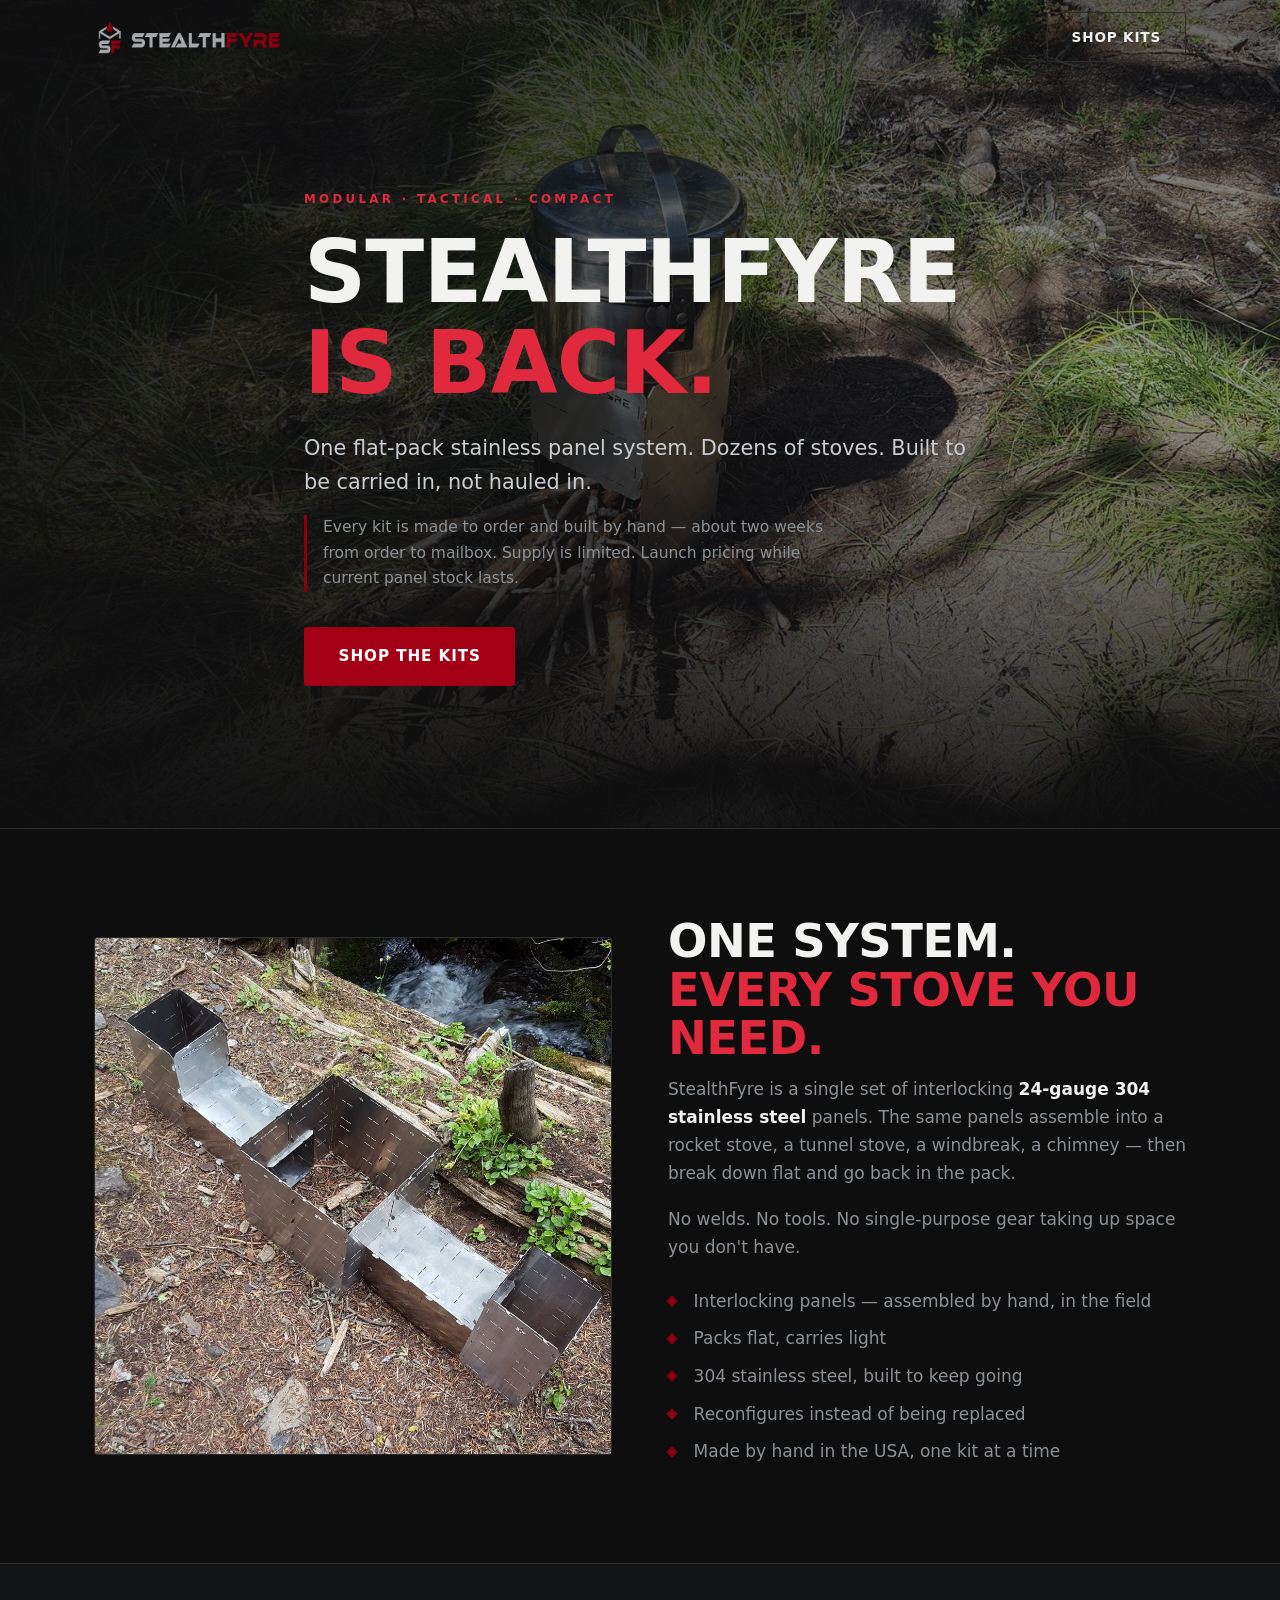
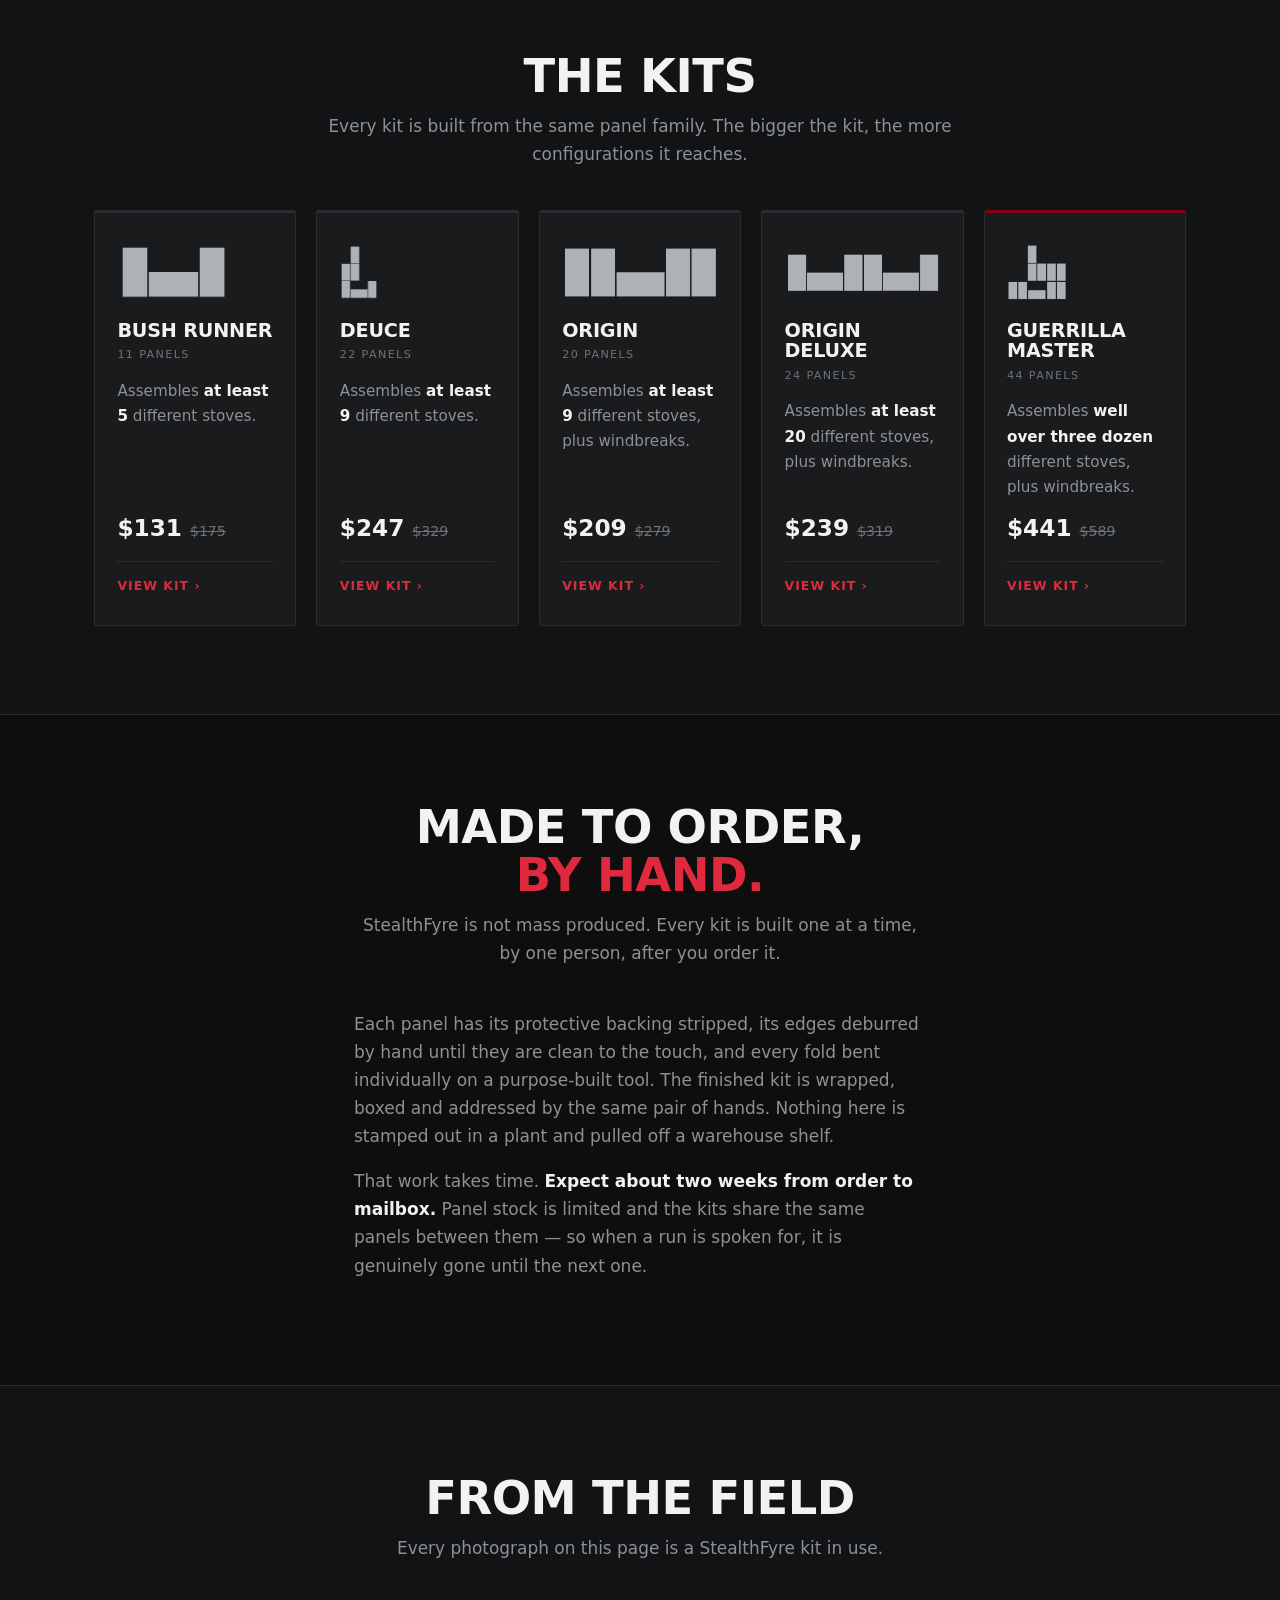
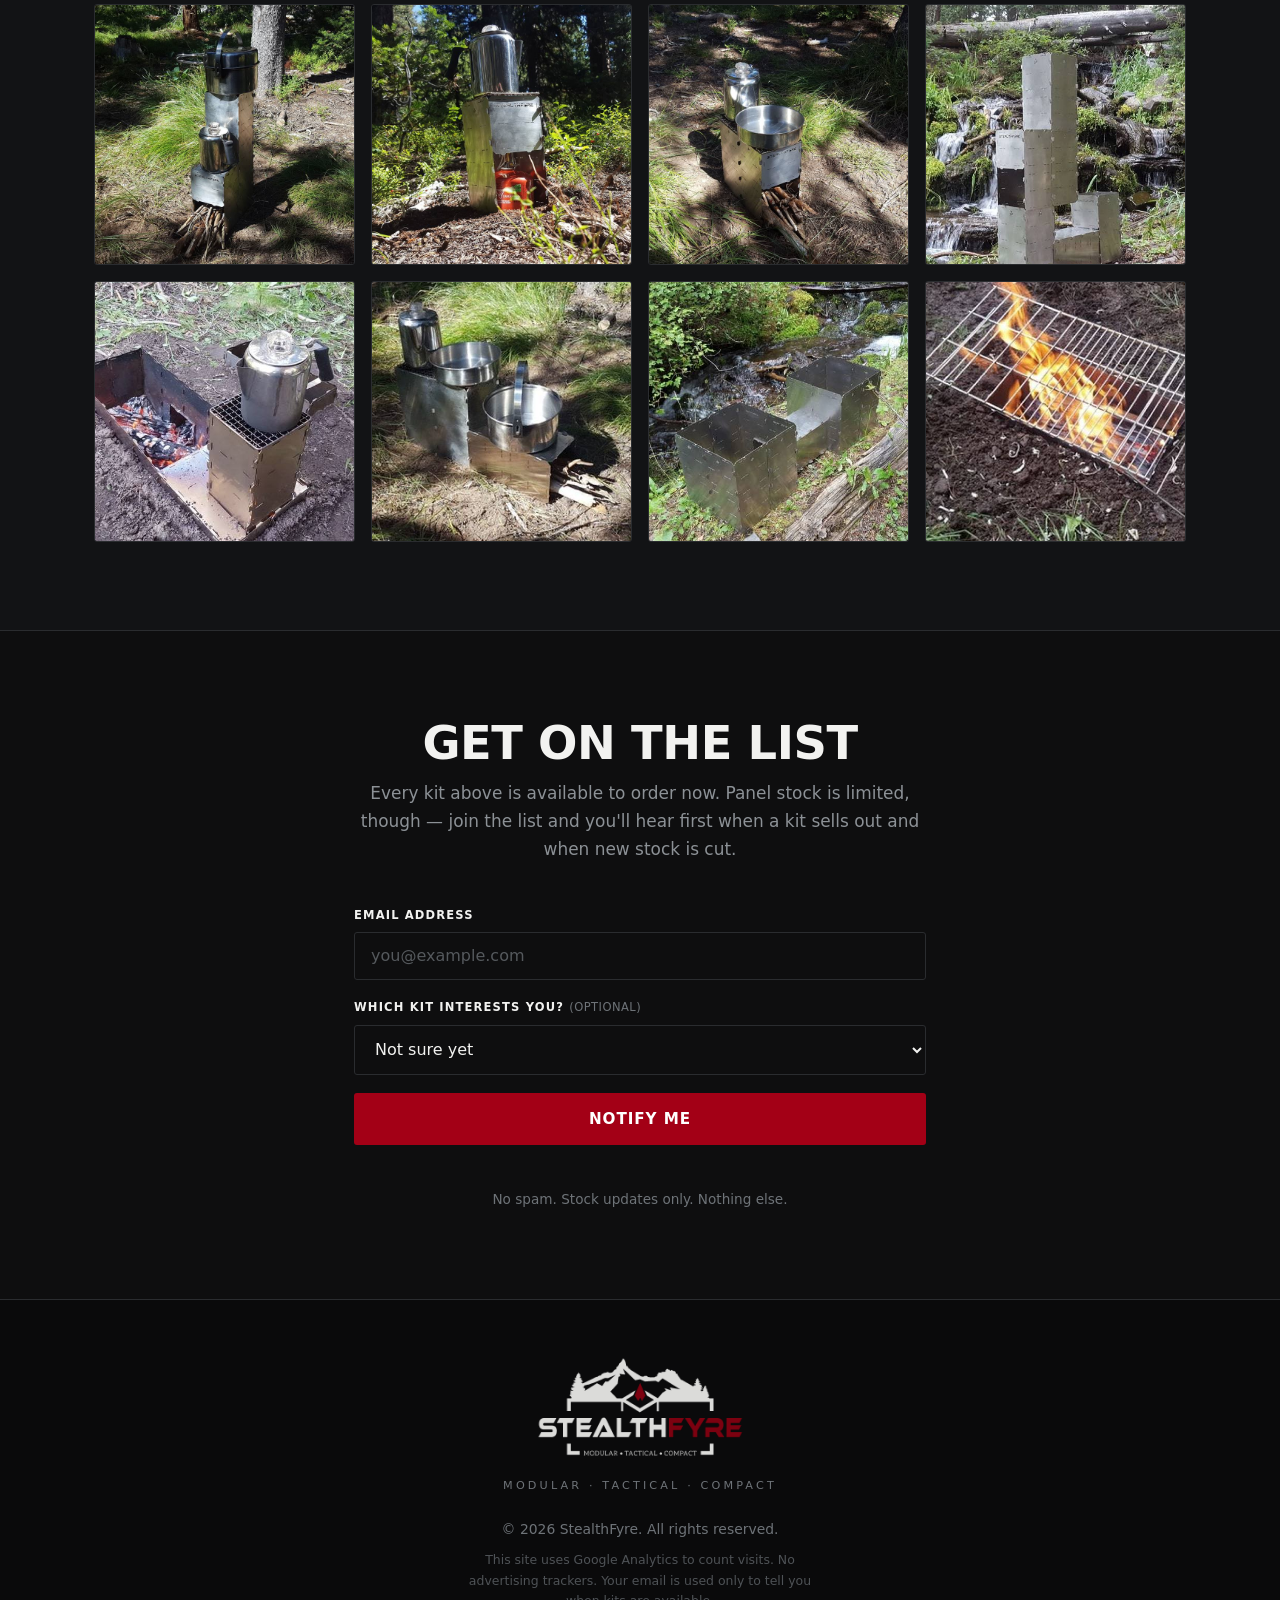
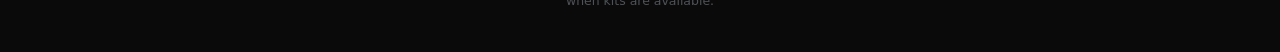
<file: index.html>
<!DOCTYPE html>
<html lang="en">
<head>
<meta charset="utf-8">
<meta name="viewport" content="width=device-width, initial-scale=1">
<title>StealthFyre — Modular Stainless Camp Stove Kits</title>
<meta name="description" content="One flat-pack stainless steel panel system that assembles into dozens of different stoves and windbreaks. Made to order by hand in the USA. StealthFyre is back — join the list.">
<link rel="icon" href="img/favicon.png" type="image/png">
<link rel="stylesheet" href="style.css">

<meta property="og:title" content="StealthFyre — Modular Stainless Camp Stove Kits">
<meta property="og:description" content="One flat-pack 304 stainless panel system. Dozens of stoves. StealthFyre is back.">
<meta property="og:image" content="https://stealthfyre.com/img/og.jpg">
<meta property="og:image:width" content="1200">
<meta property="og:image:height" content="630">
<meta property="og:image:alt" content="StealthFyre — Modular, Tactical, Compact. StealthFyre is back.">
<meta property="og:url" content="https://stealthfyre.com/">
<meta property="og:type" content="website">
<meta property="og:site_name" content="StealthFyre">
<meta name="twitter:card" content="summary_large_image">
<meta name="twitter:title" content="StealthFyre — Modular Stainless Camp Stove Kits">
<meta name="twitter:description" content="One flat-pack 304 stainless panel system. Dozens of stoves. StealthFyre is back.">
<meta name="twitter:image" content="https://stealthfyre.com/img/og.jpg">

<!-- ============================================================
     GA4 — StealthFyre property (a13144342 / p547439511),
     web stream "StealthFyre landing" -> https://stealthfyre.com
     ============================================================ -->
<script>
  window.SF_GA_ID = 'G-MMNR8VCMZ4';
</script>
<script async src="https://www.googletagmanager.com/gtag/js?id=G-MMNR8VCMZ4"></script>
<script>
  window.dataLayer = window.dataLayer || [];
  function gtag(){dataLayer.push(arguments);}
  if (!/^G-X+$/.test(window.SF_GA_ID)) {
    gtag('js', new Date());
    gtag('config', window.SF_GA_ID);
    // Roll-up property — same id on every site, so a cross-domain visit stays one session.
    gtag('config', 'G-F7WLK0CG8X');
  }
</script>
</head>
<body>

<a class="skip" href="#main">Skip to content</a>

<header class="nav" id="nav">
  <div class="wrap nav__inner">
    <a class="nav__logo" href="#top" aria-label="StealthFyre home">
      <img src="img/logo-nav.png" alt="StealthFyre" width="250" height="44">
    </a>
    <a class="btn btn--ghost nav__cta" href="#kits">Shop kits</a>
  </div>
</header>

<main id="main">

<!-- ================= HERO ================= -->
<section class="hero" id="top">
  <div class="hero__media" role="img" aria-label="A StealthFyre stainless panel stove burning wood in a sunlit forest clearing, a camp pot resting on top"></div>
  <div class="hero__scrim"></div>
  <div class="wrap hero__inner">
    <p class="eyebrow">Modular &middot; Tactical &middot; Compact</p>
    <h1 class="hero__title">StealthFyre<br><span class="accent">is back.</span></h1>
    <p class="hero__sub">
      One flat-pack stainless panel system. Dozens of stoves.
      Built to be carried in, not hauled in.
    </p>
    <p class="hero__note">
      Every kit is made to order and built by hand — about two weeks from order to mailbox.
      Supply is limited. Launch pricing while current panel stock lasts.
    </p>
    <a class="btn btn--primary btn--lg" href="#kits" data-track="hero_cta">Shop the kits</a>
  </div>
</section>

<!-- ================= THE SYSTEM ================= -->
<section class="section" id="system">
  <div class="wrap split">
    <div class="split__media">
      <img src="img/system.jpg" alt="Several StealthFyre units assembled side by side from the same interlocking panels, set up on a creek bank" width="1000" height="1000" loading="lazy">
    </div>
    <div class="split__body">
      <h2 class="h2">One system.<br><span class="accent">Every stove you need.</span></h2>
      <p>
        StealthFyre is a single set of interlocking <strong>24-gauge 304 stainless steel</strong>
        panels. The same panels assemble into a rocket stove, a tunnel stove, a windbreak,
        a chimney — then break down flat and go back in the pack.
      </p>
      <p>
        No welds. No tools. No single-purpose gear taking up space you don't have.
      </p>
      <ul class="ticks">
        <li>Interlocking panels — assembled by hand, in the field</li>
        <li>Packs flat, carries light</li>
        <li>304 stainless steel, built to keep going</li>
        <li>Reconfigures instead of being replaced</li>
        <li>Made by hand in the USA, one kit at a time</li>
      </ul>
    </div>
  </div>
</section>

<!-- ================= THE KITS ================= -->
<section class="section section--alt" id="kits">
  <div class="wrap">
    <h2 class="h2 center">The kits</h2>
    <p class="lede center">
      Every kit is built from the same panel family. The bigger the kit, the more
      configurations it reaches.
    </p>

    <div class="kits">

      <article class="kit">
        <div class="kit__icon"><img src="img/kit-bush-runner-light.png" alt="" width="239" height="119" loading="lazy"></div>
        <h3 class="kit__name">Bush Runner</h3>
        <p class="kit__panels">11 panels</p>
        <p class="kit__cap">Assembles <strong>at least 5</strong> different stoves.</p>
        <p class="kit__price"><span class="kit__now">$131</span> <span class="kit__was">$175</span></p>
        <a class="kit__cta" href="/kits/bush-runner.html" data-track="kit_bush_runner">View kit &rsaquo;</a>
      </article>

      <article class="kit">
        <div class="kit__icon"><img src="img/kit-deuce-light.png" alt="" width="169" height="248" loading="lazy"></div>
        <h3 class="kit__name">Deuce</h3>
        <p class="kit__panels">22 panels</p>
        <p class="kit__cap">Assembles <strong>at least 9</strong> different stoves.</p>
        <p class="kit__price"><span class="kit__now">$247</span> <span class="kit__was">$329</span></p>
        <a class="kit__cta" href="/kits/deuce.html" data-track="kit_deuce">View kit &rsaquo;</a>
      </article>

      <article class="kit">
        <div class="kit__icon"><img src="img/kit-origin-light.png" alt="" width="270" height="92" loading="lazy"></div>
        <h3 class="kit__name">Origin</h3>
        <p class="kit__panels">20 panels</p>
        <p class="kit__cap">Assembles <strong>at least 9</strong> different stoves, plus windbreaks.</p>
        <p class="kit__price"><span class="kit__now">$209</span> <span class="kit__was">$279</span></p>
        <a class="kit__cta" href="/kits/origin.html" data-track="kit_origin">View kit &rsaquo;</a>
      </article>

      <article class="kit">
        <div class="kit__icon"><img src="img/kit-origin-deluxe-light.png" alt="" width="275" height="76" loading="lazy"></div>
        <h3 class="kit__name">Origin Deluxe</h3>
        <p class="kit__panels">24 panels</p>
        <p class="kit__cap">Assembles <strong>at least 20</strong> different stoves, plus windbreaks.</p>
        <p class="kit__price"><span class="kit__now">$239</span> <span class="kit__was">$319</span></p>
        <a class="kit__cta" href="/kits/origin-deluxe.html" data-track="kit_origin_deluxe">View kit &rsaquo;</a>
      </article>

      <article class="kit kit--flag">
        <div class="kit__icon"><img src="img/kit-guerrilla-master-light.png" alt="" width="189" height="177" loading="lazy"></div>
        <h3 class="kit__name">Guerrilla Master</h3>
        <p class="kit__panels">44 panels</p>
        <p class="kit__cap">Assembles <strong>well over three dozen</strong> different stoves, plus windbreaks.</p>
        <p class="kit__price"><span class="kit__now">$441</span> <span class="kit__was">$589</span></p>
        <a class="kit__cta" href="/kits/guerrilla-master.html" data-track="kit_guerrilla_master">View kit &rsaquo;</a>
      </article>

    </div>

  </div>
</section>

<!-- ================= MADE BY HAND ================= -->
<section class="section" id="made">
  <div class="wrap narrow">
    <h2 class="h2 center">Made to order,<br><span class="accent">by hand.</span></h2>
    <p class="lede center">
      StealthFyre is not mass produced. Every kit is built one at a time, by one person,
      after you order it.
    </p>
    <p>
      Each panel has its protective backing stripped, its edges deburred by hand until
      they are clean to the touch, and every fold bent individually on a purpose-built
      tool. The finished kit is wrapped, boxed and addressed by the same pair of hands.
      Nothing here is stamped out in a plant and pulled off a warehouse shelf.
    </p>
    <p>
      That work takes time. <strong>Expect about two weeks from order to mailbox.</strong>
      Panel stock is limited and the kits share the same panels between them — so when a
      run is spoken for, it is genuinely gone until the next one.
    </p>
  </div>
</section>

<!-- ================= FIELD ================= -->
<section class="section section--alt" id="field">
  <div class="wrap">
    <h2 class="h2 center">From the field</h2>
    <p class="lede center">Every photograph on this page is a StealthFyre kit in use.</p>
    <div class="grid">
      <figure class="grid__item"><img src="img/field-1.jpg" alt="A tall StealthFyre rocket stove tower with a pot on top and a percolator on a side shelf, in open pine forest" width="700" height="700" loading="lazy"></figure>
      <figure class="grid__item"><img src="img/field-2.jpg" alt="A percolator heating on a StealthFyre panel stove, brand name visible stamped on the stainless face" width="700" height="700" loading="lazy"></figure>
      <figure class="grid__item"><img src="img/field-3.jpg" alt="A frying pan and percolator side by side on the grill top of a StealthFyre stove burning wood" width="700" height="700" loading="lazy"></figure>
      <figure class="grid__item"><img src="img/field-4.jpg" alt="A StealthFyre tower configuration standing beside a mossy waterfall" width="500" height="547" loading="lazy"></figure>
      <figure class="grid__item"><img src="img/field-5.jpg" alt="A StealthFyre stove set into a dug fire pit with a percolator heating on the panel top" width="434" height="464" loading="lazy"></figure>
      <figure class="grid__item"><img src="img/field-6.jpg" alt="Two pots and a percolator heating together on a StealthFyre stove in tall grass" width="500" height="545" loading="lazy"></figure>
      <figure class="grid__item"><img src="img/field-7.jpg" alt="Bare StealthFyre stainless panels assembled into two open box units beside a creek" width="452" height="450" loading="lazy"></figure>
      <figure class="grid__item"><img src="img/field-8.jpg" alt="A StealthFyre stove assembled and burning in a forest camp" width="500" height="636" loading="lazy"></figure>
    </div>
  </div>
</section>

<!-- ================= WAITLIST ================= -->
<section class="section" id="waitlist">
  <div class="wrap narrow">
    <h2 class="h2 center">Get on the list</h2>
    <p class="lede center">
      Every kit above is available to order now. Panel stock is limited, though — join
      the list and you'll hear first when a kit sells out and when new stock is cut.
    </p>

    <form class="form" id="waitlist-form" novalidate>
      <div class="field">
        <label for="email">Email address</label>
        <input type="email" id="email" name="email_address" required autocomplete="email" placeholder="you@example.com">
      </div>

      <div class="field">
        <label for="kit">Which kit interests you? <span class="opt">(optional)</span></label>
        <select id="kit" name="fields[kit_interest]">
          <option value="">Not sure yet</option>
          <option value="Bush Runner">Bush Runner</option>
          <option value="Deuce">Deuce</option>
          <option value="Origin">Origin</option>
          <option value="Origin Deluxe">Origin Deluxe</option>
          <option value="Guerrilla Master">Guerrilla Master</option>
        </select>
      </div>

      <button class="btn btn--primary btn--lg btn--block" type="submit" id="submit-btn">Notify me</button>

      <p class="form__msg" id="form-msg" role="status" aria-live="polite"></p>
      <p class="form__fine">No spam. Stock updates only. Nothing else.</p>
    </form>
  </div>
</section>

</main>

<footer class="footer">
  <div class="wrap footer__inner">
    <img class="footer__logo" src="img/logo-footer-light.png" alt="StealthFyre — Modular, Tactical, Compact" width="480" height="236" loading="lazy">
    <p class="footer__line">Modular &middot; Tactical &middot; Compact</p>
    <p class="footer__meta">
      &copy; <span id="year">2026</span> StealthFyre. All rights reserved.
    </p>
    <p class="footer__privacy">
      This site uses Google Analytics to count visits. No advertising trackers.
      Your email is used only to tell you when kits are available.
    </p>
  </div>
</footer>

<script>
(function () {
  'use strict';

  /* ============================================================
     KIT (ConvertKit) form for StealthFyre.
     Form 9737030, separate from the Madame Whisper form (9730404)
     so the lists stay clean. Its custom field posts as
     `fields[kit_interest]`, which is what the select below sends.
     ============================================================ */
  var KIT_FORM_ID = '9737030';

  var form   = document.getElementById('waitlist-form');
  var msg    = document.getElementById('form-msg');
  var btn    = document.getElementById('submit-btn');
  var emailI = document.getElementById('email');
  var kitI   = document.getElementById('kit');

  document.getElementById('year').textContent = new Date().getFullYear();

  function track(name, params) {
    if (typeof gtag === 'function' && !/^G-X+$/.test(window.SF_GA_ID)) {
      gtag('event', name, params || {});
    }
  }

  function say(text, kind) {
    msg.textContent = text;
    msg.className = 'form__msg is-' + kind;
  }

  /* --- nav shadow on scroll --- */
  var nav = document.getElementById('nav');
  var onScroll = function () {
    nav.classList.toggle('is-stuck', window.scrollY > 40);
  };
  window.addEventListener('scroll', onScroll, { passive: true });
  onScroll();

  /* --- CTA click tracking --- */
  document.querySelectorAll('[data-track]').forEach(function (el) {
    el.addEventListener('click', function () {
      track('cta_click', { cta: el.getAttribute('data-track') });
    });
  });

  /* --- scroll depth --- */
  var marks = [25, 50, 75, 100], seen = {};
  window.addEventListener('scroll', function () {
    var h = document.body.scrollHeight - window.innerHeight;
    if (h <= 0) return;
    var pct = (window.scrollY / h) * 100;
    marks.forEach(function (m) {
      if (pct >= m && !seen[m]) { seen[m] = 1; track('scroll_depth', { percent: m }); }
    });
  }, { passive: true });

  /* --- submit --- */
  form.addEventListener('submit', function (e) {
    e.preventDefault();

    var email = emailI.value.trim();
    if (!email || email.indexOf('@') < 1 || email.indexOf('.') < 0) {
      say('Please enter a valid email address.', 'error');
      emailI.focus();
      return;
    }

    if (KIT_FORM_ID === 'REPLACE_ME') {
      say('The list isn’t open just yet — check back shortly.', 'error');
      return;
    }

    btn.disabled = true;
    btn.textContent = 'Sending…';
    say('', 'idle');

    var data = new FormData();
    data.append('email_address', email);
    if (kitI.value) data.append('fields[kit_interest]', kitI.value);

    fetch('https://app.kit.com/forms/' + KIT_FORM_ID + '/subscriptions', {
      method: 'POST',
      body: data,
      headers: { 'Accept': 'application/json' }
    })
    .then(function (r) { return r.json(); })
    .then(function (out) {
      if (out && (out.status === 'success' || out.subscription)) {
        form.reset();
        say('You’re on the list. Check your inbox to confirm.', 'ok');
        track('waitlist_submit', { kit: kitI.value || 'not_sure' });
      } else {
        say('Something went wrong. Please try again.', 'error');
      }
    })
    .catch(function () {
      say('Couldn’t reach the server. Please try again.', 'error');
    })
    .finally(function () {
      btn.disabled = false;
      btn.textContent = 'Notify me';
    });
  });
})();
</script>

</body>
</html>
</file>
<file: style.css>
/* ==========================================================================
   StealthFyre — landing page
   Brand tokens sampled from the original logo artwork. Dark-native by design;
   there is no light theme because the brand is a black brand.
   ========================================================================== */

:root {
  /* Canonical brand ------------------------------------------------------ */
  --sf-red:       #890011;   /* sampled from StealthFyre---Logo-icon2.png */
  --sf-black:     #0E0E0F;
  --sf-panel:     #1A1B1D;
  --sf-steel:     #8C9196;
  --sf-white:     #F2F2F0;

  /* Interface variants --------------------------------------------------- */
  /* #890011 is unreadable as TEXT on near-black, so accent text and hover
     states use brightened members of the same red family. Fills and rules
     still use the canonical brand red. */
  --sf-red-text:  #E0293D;
  --sf-red-fill:  #A30016;
  --sf-red-hi:    #C4001E;

  --sf-line:      #2A2C2F;
  --sf-dim:       #6E7378;

  --font-head: system-ui, -apple-system, "Segoe UI", Roboto, "Helvetica Neue", Arial, sans-serif;
  --font-body: system-ui, -apple-system, "Segoe UI", Roboto, "Helvetica Neue", Arial, sans-serif;

  --wrap: 1140px;
  --radius: 3px;   /* nearly square — the product is folded sheet metal */
}

/* --- reset ---------------------------------------------------------------- */
*, *::before, *::after { box-sizing: border-box; }
html { -webkit-text-size-adjust: 100%; scroll-behavior: smooth; }
body {
  margin: 0;
  background: var(--sf-black);
  color: var(--sf-steel);
  font-family: var(--font-body);
  font-size: 17px;
  line-height: 1.65;
  overflow-x: hidden;
}
img { max-width: 100%; height: auto; display: block; }

@media (prefers-reduced-motion: reduce) {
  html { scroll-behavior: auto; }
  *, *::before, *::after { animation: none !important; transition: none !important; }
}

.skip {
  position: absolute; left: -9999px; top: 0; z-index: 200;
  background: var(--sf-red-fill); color: #fff; padding: .75rem 1.25rem;
}
.skip:focus { left: 0; }

.wrap { width: 100%; max-width: var(--wrap); margin: 0 auto; padding: 0 24px; }
.wrap.narrow { max-width: 620px; }
.center { text-align: center; }

/* --- type ----------------------------------------------------------------- */
.h2, .hero__title, .kit__name {
  font-family: var(--font-head);
  font-weight: 800;
  text-transform: uppercase;
  letter-spacing: -0.01em;
  color: var(--sf-white);
  line-height: 1.05;
  margin: 0;
}
.h2 { font-size: clamp(1.9rem, 4.2vw, 2.9rem); margin-bottom: .75rem; }
.accent { color: var(--sf-red-text); }

.eyebrow {
  font-family: var(--font-head);
  text-transform: uppercase;
  letter-spacing: .28em;
  font-size: .74rem;
  font-weight: 700;
  color: var(--sf-red-text);
  margin: 0 0 1.1rem;
}
.lede { font-size: 1.06rem; max-width: 60ch; margin: 0 auto 2.6rem; }
p { margin: 0 0 1.1rem; }
strong { color: var(--sf-white); font-weight: 700; }

/* --- buttons -------------------------------------------------------------- */
.btn {
  display: inline-block;
  font-family: var(--font-head);
  font-weight: 700;
  text-transform: uppercase;
  letter-spacing: .06em;
  font-size: .85rem;
  text-decoration: none;
  padding: .8rem 1.5rem;
  border-radius: var(--radius);
  border: 1px solid transparent;
  cursor: pointer;
  transition: background-color .15s ease, border-color .15s ease, color .15s ease;
}
.btn--primary { background: var(--sf-red-fill); color: #fff; }
.btn--primary:hover { background: var(--sf-red-hi); }
.btn--ghost {
  background: transparent; color: var(--sf-white); border-color: var(--sf-line);
}
.btn--ghost:hover { border-color: var(--sf-red-text); color: var(--sf-red-text); }
.btn--lg { padding: 1rem 2.1rem; font-size: .95rem; }
.btn--block { display: block; width: 100%; }
.btn:disabled { opacity: .55; cursor: default; }

:where(a, button, input, select, [tabindex]):focus-visible {
  outline: 2px solid var(--sf-red-text);
  outline-offset: 3px;
}

/* --- nav ------------------------------------------------------------------ */
.nav {
  position: fixed; inset: 0 0 auto 0; z-index: 100;
  background: transparent;
  border-bottom: 1px solid transparent;
  transition: background-color .2s ease, border-color .2s ease;
}
.nav.is-stuck {
  background: rgba(14,14,15,.94);
  border-bottom-color: var(--sf-line);
  backdrop-filter: blur(8px);
}
.nav__inner {
  display: flex; align-items: center; justify-content: space-between;
  min-height: 74px; gap: 1rem;
}
.nav__logo img { width: 190px; height: auto; }

/* --- hero ----------------------------------------------------------------- */
.hero { position: relative; display: flex; align-items: center; min-height: 92vh; padding: 8rem 0 5rem; }
.hero__media {
  position: absolute; inset: 0;
  background: url("img/hero.jpg") center 40% / cover no-repeat;
}
/* Weighted to the LEFT, where the text sits — so the stove on the right stays
   visible. An even scrim buried the product, which is the one thing the hero
   photo is there to show. */
.hero__scrim {
  position: absolute; inset: 0;
  background:
    linear-gradient(180deg, rgba(14,14,15,.60) 0%, rgba(14,14,15,.30) 45%, rgba(14,14,15,.93) 100%),
    linear-gradient(90deg, rgba(14,14,15,.88) 0%, rgba(14,14,15,.55) 42%, rgba(14,14,15,.12) 78%);
}
.hero__inner { position: relative; max-width: 720px; }
.hero__title { font-size: clamp(2.9rem, 8.5vw, 5.4rem); margin-bottom: 1.4rem; }
.hero__sub {
  font-size: clamp(1.05rem, 2.2vw, 1.3rem);
  color: #C9CDD1; max-width: 34em; margin-bottom: 1rem;
}
.hero__note {
  font-size: .97rem; color: var(--sf-steel);
  border-left: 3px solid var(--sf-red); padding-left: 1rem;
  max-width: 34em; margin-bottom: 2.2rem;
}

/* --- sections ------------------------------------------------------------- */
.section { padding: 5.5rem 0; border-top: 1px solid var(--sf-line); }
.section--alt { background: #121315; }

/* The nav is fixed, so an anchor jump would otherwise land the section heading
   underneath it. Offset every jump target by the nav's height. */
[id] { scroll-margin-top: 90px; }

/* --- split ---------------------------------------------------------------- */
.split { display: grid; grid-template-columns: 1fr 1fr; gap: 3.5rem; align-items: center; }
.split__media img { border: 1px solid var(--sf-line); border-radius: var(--radius); }

.ticks { list-style: none; padding: 0; margin: 1.6rem 0 0; }
.ticks li { position: relative; padding-left: 1.6rem; margin-bottom: .6rem; }
.ticks li::before {
  content: ""; position: absolute; left: 0; top: .62em;
  width: 8px; height: 8px; background: var(--sf-red); transform: rotate(45deg);
}

/* --- kits ----------------------------------------------------------------- */
/* Explicit column counts rather than auto-fit. With five kits, auto-fit landed on
   four columns and orphaned Guerrilla Master alone on a second row — the flagship
   kit stranded beside three empty slots. Five, three, two, one never orphans. */
.kits {
  display: grid; gap: 1.25rem;
  grid-template-columns: repeat(5, 1fr);
}
.kit {
  background: var(--sf-panel);
  border: 1px solid var(--sf-line);
  border-top: 3px solid var(--sf-line);
  border-radius: var(--radius);
  padding: 1.75rem 1.4rem;
  display: flex; flex-direction: column;
  transition: border-color .18s ease, transform .18s ease;
}
.kit:hover { border-color: #3A3D41; border-top-color: var(--sf-red); transform: translateY(-3px); }
.kit--flag { border-top-color: var(--sf-red); }

.kit__icon {
  height: 62px; display: flex; align-items: center; justify-content: flex-start;
  margin-bottom: 1.1rem; opacity: .85;
}
.kit__icon img { max-height: 56px; width: auto; }
.kit__name { font-size: 1.2rem; margin-bottom: .35rem; }
.kit__panels {
  font-family: var(--font-head); text-transform: uppercase;
  letter-spacing: .12em; font-size: .7rem; color: var(--sf-dim);
  margin: 0 0 .9rem;
}
.kit__cap { font-size: .95rem; flex: 1; margin-bottom: 1rem; }
.kit__price { margin: 0 0 1.1rem; display: flex; align-items: baseline; gap: .5rem; flex-wrap: wrap; }
.kit__now {
  font-family: var(--font-head); font-weight: 800; font-size: 1.45rem;
  color: var(--sf-white); line-height: 1;
}
.kit__was { font-size: .88rem; color: var(--sf-dim); text-decoration: line-through; }
.kit__cta {
  font-family: var(--font-head); text-transform: uppercase;
  letter-spacing: .08em; font-size: .78rem; font-weight: 700;
  color: var(--sf-red-text); text-decoration: none;
  border-top: 1px solid var(--sf-line); padding-top: .9rem;
}
.kit__cta:hover { color: var(--sf-white); }

.accessories {
  margin: 2.5rem 0 0; text-align: center; font-size: .95rem; color: var(--sf-dim);
}

/* --- field grid ----------------------------------------------------------- */
.grid { display: grid; gap: 1rem; grid-template-columns: repeat(4, 1fr); }
.grid__item { margin: 0; overflow: hidden; border: 1px solid var(--sf-line); border-radius: var(--radius); }
.grid__item img {
  width: 100%; aspect-ratio: 1 / 1; object-fit: cover;
  transition: transform .35s ease; filter: saturate(.92);
}
.grid__item:hover img { transform: scale(1.05); filter: saturate(1); }

/* --- form ----------------------------------------------------------------- */
.form { margin-top: 2rem; }
.field { margin-bottom: 1.15rem; }
.field label {
  display: block; margin-bottom: .45rem;
  font-family: var(--font-head); text-transform: uppercase;
  letter-spacing: .1em; font-size: .72rem; font-weight: 700; color: var(--sf-white);
}
.field .opt { color: var(--sf-dim); font-weight: 400; letter-spacing: .04em; }
.field input, .field select {
  width: 100%; padding: .85rem 1rem;
  background: var(--sf-black);
  border: 1px solid var(--sf-line); border-radius: var(--radius);
  color: var(--sf-white); font-family: var(--font-body); font-size: 1rem;
}
.field input::placeholder { color: #55595D; }
.field input:focus, .field select:focus { border-color: var(--sf-red-text); }

.form__msg { min-height: 1.4em; margin: .9rem 0 0; font-size: .93rem; }
.form__msg.is-ok    { color: #4ED17A; }
.form__msg.is-error { color: var(--sf-red-text); }
.form__fine { font-size: .85rem; color: var(--sf-dim); margin: .5rem 0 0; text-align: center; }

/* --- footer --------------------------------------------------------------- */
.footer { border-top: 1px solid var(--sf-line); padding: 3.5rem 0 2.5rem; background: #0A0A0B; }
.footer__inner { text-align: center; }
.footer__logo { width: 210px; height: auto; margin: 0 auto 1.1rem; opacity: .9; }
.footer__line {
  font-family: var(--font-head); text-transform: uppercase;
  letter-spacing: .28em; font-size: .7rem; color: var(--sf-dim); margin-bottom: 1.4rem;
}
.footer__meta { font-size: .87rem; color: var(--sf-dim); margin-bottom: .6rem; }
.footer__privacy { font-size: .78rem; color: #4E5256; max-width: 46ch; margin: 0 auto; }

/* --- kit product pages ---------------------------------------------------- */
/* The nav is fixed and already opaque on these pages, so the first section has
   to clear it manually — there is no hero to absorb the overlap. */
.product { padding: 8rem 0 4.5rem; }

.crumb {
  font-family: var(--font-head); text-transform: uppercase;
  letter-spacing: .14em; font-size: .72rem; color: var(--sf-dim);
  margin: 0 0 2rem;
}
.crumb a { color: var(--sf-dim); text-decoration: none; }
.crumb a:hover { color: var(--sf-red-text); }
.crumb span { margin: 0 .45rem; color: var(--sf-line); }

.product__grid {
  display: grid; grid-template-columns: 1fr 1fr; gap: 3.5rem; align-items: start;
}
.product__media img {
  width: 100%; border: 1px solid var(--sf-line); border-radius: var(--radius);
}
.product__tag {
  font-size: 1.15rem; color: var(--sf-white); margin: .4rem 0 1.4rem;
}
.product__cap { font-size: 1rem; margin-bottom: 1.6rem; }

/* Price: the launch figure is the one being paid, so it carries the visual
   weight. The list price sits beside it struck through — present for honesty
   about what the discount is off, not competing for attention. */
.price { display: flex; align-items: baseline; flex-wrap: wrap; gap: .8rem; margin-bottom: .5rem; }
.price__now {
  font-family: var(--font-head); font-weight: 800; font-size: 2.5rem;
  color: var(--sf-white); line-height: 1;
}
.price__was {
  font-size: 1.15rem; color: var(--sf-dim); text-decoration: line-through;
}
.price__tag {
  font-family: var(--font-head); text-transform: uppercase;
  letter-spacing: .12em; font-size: .68rem; font-weight: 700;
  color: #fff; background: var(--sf-red-fill);
  padding: .3rem .6rem; border-radius: var(--radius);
}
.price__note { font-size: .87rem; color: var(--sf-dim); margin-bottom: 1.5rem; }
.cta__note { font-size: .85rem; color: var(--sf-dim); text-align: center; margin: .7rem 0 0; }

/* Lead time is a purchase term, not fine print — it is stated at the point of
   sale where the buyer decides, and is deliberately hard to miss. */
.leadtime {
  margin: 1.6rem 0 2rem; padding: 1rem 1.1rem;
  background: var(--sf-panel); border-left: 3px solid var(--sf-red);
  border-radius: var(--radius); font-size: .93rem;
}

.spec { width: 100%; border-collapse: collapse; font-size: .93rem; }
.spec th, .spec td {
  text-align: left; padding: .6rem 0; border-bottom: 1px solid var(--sf-line);
  vertical-align: top;
}
.spec th {
  font-family: var(--font-head); text-transform: uppercase;
  letter-spacing: .1em; font-size: .7rem; font-weight: 700;
  color: var(--sf-dim); width: 38%; padding-right: 1rem;
}
.spec td { color: var(--sf-white); }
.spec__q { color: var(--sf-dim); font-size: .82rem; }

.accessory { margin-top: 1.8rem; font-size: .95rem; }

.visually-hidden {
  position: absolute; width: 1px; height: 1px; padding: 0; margin: -1px;
  overflow: hidden; clip: rect(0 0 0 0); white-space: nowrap; border: 0;
}

/* --- responsive ----------------------------------------------------------- */
@media (max-width: 1080px) {
  .kits { grid-template-columns: repeat(3, 1fr); }
}

@media (max-width: 900px) {
  .split { grid-template-columns: 1fr; gap: 2.25rem; }
  .split__media { order: -1; }
  .grid { grid-template-columns: repeat(2, 1fr); }
  .product__grid { grid-template-columns: 1fr; gap: 2.25rem; }
}

@media (max-width: 760px) {
  .kits { grid-template-columns: repeat(2, 1fr); }
}

@media (max-width: 620px) {
  body { font-size: 16px; }
  .section { padding: 3.75rem 0; }
  .product { padding: 6.5rem 0 3rem; }
  .price__now { font-size: 2.1rem; }
  .hero { min-height: 88vh; padding: 7rem 0 4rem; }
  .hero__scrim {
    background: linear-gradient(180deg, rgba(14,14,15,.78) 0%, rgba(14,14,15,.62) 40%, rgba(14,14,15,.96) 100%);
  }
  .nav__cta { padding: .65rem 1.05rem; font-size: .78rem; }
  .nav__logo img { width: 155px; }
  .grid { gap: .6rem; }
  .kits { grid-template-columns: 1fr; }
}

@media (max-width: 380px) {
  .grid { grid-template-columns: 1fr; }
}
</file>
